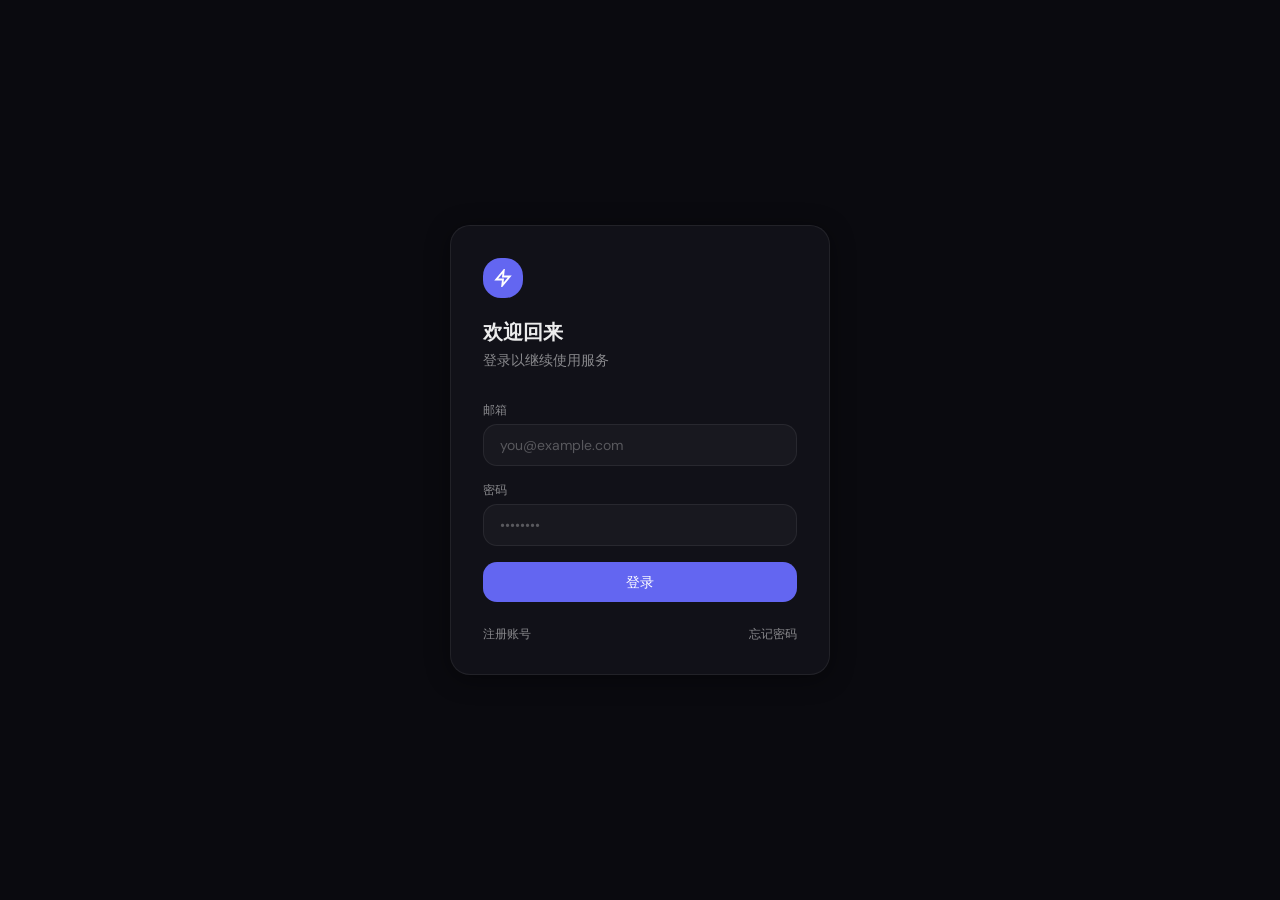
<file: public/index.html>
<!doctype html>
<html lang="zh-CN">
  <head>
    <meta charset="UTF-8" />
    <meta name="viewport" content="width=device-width, initial-scale=1.0, maximum-scale=1.0" />
    <title>Dashboard</title>
    <link rel="preconnect" href="https://fonts.googleapis.com">
    <link rel="preconnect" href="https://fonts.gstatic.com" crossorigin>
    <link href="https://fonts.googleapis.com/css2?family=DM+Sans:wght@300;400;500;600;700&family=DM+Mono:wght@400;500&display=swap" rel="stylesheet">
    <script type="module" crossorigin src="./assets/index-BcsEO0iK.js"></script>
    <link rel="modulepreload" crossorigin href="./assets/rolldown-runtime-Bl5yqL8p.js">
    <link rel="modulepreload" crossorigin href="./assets/vendor-vue-D9WTbkUW.js">
    <link rel="modulepreload" crossorigin href="./assets/vendor-marked-CMvJAx55.js">
    <link rel="stylesheet" crossorigin href="./assets/index-BOQVVJgT.css">
  </head>
  <body>
    <div id="app"></div>
  </body>
</html>
</file>
<file: public/assets/index-BOQVVJgT.css>
@import "https://fonts.googleapis.com/css2?family=DM+Sans:wght@300;400;500;600;700&family=DM+Mono:wght@400;500&display=swap";.app-shell[data-v-44747a42]{background:var(--surface);height:100vh;display:flex;overflow:hidden}.sidebar[data-v-44747a42]{border-right:1px solid var(--border);background:var(--surface-1);flex-direction:column;flex-shrink:0;transition:width .3s;overflow:hidden}.sidebar-logo[data-v-44747a42]{border-bottom:1px solid var(--border);shrink:0;align-items:center;gap:10px;padding:18px 14px;display:flex}.logo-icon[data-v-44747a42]{background:var(--accent);border-radius:10px;flex-shrink:0;justify-content:center;align-items:center;width:32px;height:32px;display:flex;overflow:hidden}.logo-text[data-v-44747a42]{color:var(--text-primary);white-space:nowrap;font-size:14px;font-weight:600}.sidebar-nav[data-v-44747a42]{flex-direction:column;flex:1;gap:2px;padding:10px 8px;display:flex;overflow-y:auto}.sidebar-footer[data-v-44747a42]{border-top:1px solid var(--border);flex-direction:column;gap:2px;padding:8px;display:flex}.nav-item[data-v-44747a42]{cursor:pointer;color:var(--text-secondary);white-space:nowrap;background:0 0;border:none;border-radius:10px;align-items:center;gap:10px;padding:8px 10px;font-size:13px;font-weight:500;text-decoration:none;transition:all .15s;display:flex;position:relative}.nav-item[data-v-44747a42]:hover{color:var(--text-primary);background:#ffffff0d}.nav-item.active[data-v-44747a42]{color:var(--text-primary);background:var(--accent-muted)}.nav-item.active .nav-icon[data-v-44747a42]{color:var(--accent)}.nav-icon[data-v-44747a42]{flex-shrink:0;justify-content:center;align-items:center;width:16px;height:16px;display:flex}.nav-label[data-v-44747a42]{text-overflow:ellipsis;overflow:hidden}.nav-tooltip[data-v-44747a42]{background:var(--surface-3);color:var(--text-primary);white-space:nowrap;border:1px solid var(--border);z-index:100;pointer-events:none;border-radius:6px;padding:4px 8px;font-size:12px;display:none;position:absolute;left:calc(100% + 10px)}.nav-item:hover .nav-tooltip[data-v-44747a42]{display:block}.user-avatar[data-v-44747a42]{background:var(--accent-muted);width:26px;height:26px;color:var(--accent);border-radius:8px;flex-shrink:0;justify-content:center;align-items:center;font-size:12px;font-weight:700;display:flex}.main-area[data-v-44747a42]{flex-direction:column;flex:1;min-width:0;display:flex;overflow:hidden}.mobile-header[data-v-44747a42]{border-bottom:1px solid var(--border);background:var(--surface-1);flex-shrink:0;justify-content:space-between;align-items:center;padding:12px 16px;display:flex}.mobile-title[data-v-44747a42]{color:var(--text-primary);font-size:15px;font-weight:600}.user-avatar-sm[data-v-44747a42]{background:var(--accent-muted);width:28px;height:28px;color:var(--accent);border-radius:8px;justify-content:center;align-items:center;font-size:12px;font-weight:700;text-decoration:none;display:flex}.icon-btn[data-v-44747a42]{cursor:pointer;color:var(--text-secondary);background:0 0;border:none;padding:4px;display:flex}.page-content[data-v-44747a42]{flex:1;padding:24px 16px;overflow-y:auto}@media (width>=768px){.page-content[data-v-44747a42]{padding:32px}}.mobile-drawer-overlay[data-v-44747a42]{z-index:50;-webkit-backdrop-filter:blur(4px);backdrop-filter:blur(4px);background:#0009;display:flex;position:fixed;inset:0}.mobile-drawer[data-v-44747a42]{background:var(--surface-1);border-right:1px solid var(--border);flex-direction:column;width:240px;height:100%;display:flex}.drawer-enter-active[data-v-44747a42],.drawer-leave-active[data-v-44747a42]{transition:opacity .2s}.drawer-enter-from[data-v-44747a42],.drawer-leave-to[data-v-44747a42]{opacity:0}.page-enter-active[data-v-44747a42],.page-leave-active[data-v-44747a42]{transition:opacity .15s,transform .15s}.page-enter-from[data-v-44747a42]{opacity:0;transform:translateY(6px)}.page-leave-to[data-v-44747a42]{opacity:0}.notice-enter-from,.notice-leave-to{opacity:0;max-height:0}.prose-shop p{margin:.25rem 0;line-height:1.6}.prose-shop strong{color:var(--text-secondary);font-weight:600}.prose-shop ul{margin:.25rem 0;padding-left:1rem}.prose-shop li{margin:.1rem 0;list-style:outside}.prose-shop br,.prose-shop h1,.prose-shop h2,.prose-shop h3{display:none}.modal-bg[data-v-c3613eba]{-webkit-backdrop-filter:blur(4px);backdrop-filter:blur(4px);z-index:50;background:#0009;justify-content:center;align-items:center;padding:1rem;display:flex;position:fixed;inset:0}.modal-card[data-v-c3613eba]{background:var(--surface-1);border:1px solid var(--border);border-radius:20px;width:100%;max-width:440px;padding:1.5rem}.t-overlay[data-v-3bd16067]{z-index:50;-webkit-backdrop-filter:blur(6px);backdrop-filter:blur(6px);background:#000000a6;justify-content:center;align-items:center;padding:1rem;display:flex;position:fixed;inset:0}.t-card[data-v-3bd16067]{background:var(--surface-1);border:1px solid var(--border);border-radius:20px;width:100%;max-width:520px}.t-detail[data-v-3bd16067]{background:var(--surface-1);border:1px solid var(--border);border-radius:20px;flex-direction:column;width:100%;max-width:700px;height:85vh;display:flex;overflow:hidden}.t-card-header[data-v-3bd16067]{border-bottom:1px solid var(--border);justify-content:space-between;align-items:center;padding:1.25rem 1.5rem;display:flex}.t-messages[data-v-3bd16067]{flex-direction:column;flex:1;gap:1rem;padding:1.25rem 1.5rem;display:flex;overflow-y:auto}.t-footer[data-v-3bd16067]{border-top:1px solid var(--border);flex-shrink:0;gap:.5rem;padding:1rem 1.5rem;display:flex}@media (width<=640px){.t-detail[data-v-3bd16067]{border-radius:16px;height:92vh}}.toggle[data-v-5e43af96]{cursor:pointer;background:var(--surface-3);border:none;border-radius:12px;outline:none;width:44px;height:24px;transition:background .2s;position:relative}.toggle-on[data-v-5e43af96]{background:var(--accent)}.toggle-dot[data-v-5e43af96]{background:#fff;border-radius:50%;width:20px;height:20px;transition:transform .2s;display:block;position:absolute;top:2px;left:2px}.toggle-on .toggle-dot[data-v-5e43af96]{transform:translate(20px)}.t-overlay[data-v-5e43af96]{z-index:50;-webkit-backdrop-filter:blur(6px);backdrop-filter:blur(6px);background:#000000a6;justify-content:center;align-items:center;padding:1rem;display:flex;position:fixed;inset:0}.t-card[data-v-5e43af96]{background:var(--surface-1);border:1px solid var(--border);border-radius:20px;width:100%;max-width:420px}.prose-custom h1,.prose-custom h2,.prose-custom h3{color:var(--text-primary);margin:1rem 0 .5rem;font-weight:600}.prose-custom h1{font-size:1.1rem}.prose-custom h2{font-size:1rem}.prose-custom h3{font-size:.9rem}.prose-custom p{margin:.5rem 0;line-height:1.7}.prose-custom ul,.prose-custom ol{margin:.5rem 0;padding-left:1.2rem}.prose-custom li{margin:.2rem 0}.prose-custom strong{color:var(--text-primary);font-weight:600}.prose-custom code{background:var(--surface-3);border-radius:4px;padding:2px 6px;font-family:DM Mono,monospace;font-size:.85em}.prose-custom pre{background:var(--surface-3);border-radius:8px;margin:.5rem 0;padding:.75rem;overflow-x:auto}.prose-custom a{color:var(--accent);text-decoration:none}.prose-custom a:hover{text-decoration:underline}.prose-custom hr{border:none;border-top:1px solid var(--border);margin:1rem 0}.prose-custom blockquote{border-left:3px solid var(--accent);color:var(--text-secondary);margin:.5rem 0;padding-left:1rem}.auth-bg[data-v-49ac7011]{justify-content:center;align-items:center;min-height:100vh;padding:1rem;display:flex}.auth-card[data-v-49ac7011]{background:var(--surface-1);border:1px solid var(--border);border-radius:20px;width:100%;max-width:380px;padding:2rem;box-shadow:0 4px 24px #0006}.auth-link[data-v-49ac7011]{color:var(--text-secondary);text-decoration:none;transition:color .15s}.auth-link[data-v-49ac7011]:hover{color:var(--accent)}.auth-bg[data-v-fee0d423]{justify-content:center;align-items:center;min-height:100vh;padding:1rem;display:flex}.auth-card[data-v-fee0d423]{background:var(--surface-1);border:1px solid var(--border);border-radius:20px;width:100%;max-width:400px;padding:2rem;box-shadow:0 4px 24px #0006}.auth-link[data-v-fee0d423]{color:var(--accent);text-decoration:none}.suffix-dropdown[data-v-fee0d423]{z-index:100;background:var(--surface-2);border:1px solid var(--border);border-radius:12px;min-width:180px;max-height:200px;padding:4px;position:absolute;top:calc(100% + 4px);right:0;overflow-y:auto;box-shadow:0 8px 24px #0006}.auth-bg[data-v-da47893f]{justify-content:center;align-items:center;min-height:100vh;padding:1rem;display:flex}.auth-card[data-v-da47893f]{background:var(--surface-1);border:1px solid var(--border);border-radius:20px;width:100%;max-width:380px;padding:2rem;box-shadow:0 4px 24px #0006}.back-link[data-v-da47893f]{color:var(--text-muted);text-decoration:none;transition:color .15s}.back-link[data-v-da47893f]:hover{color:var(--text-primary)}*,:before,:after,::backdrop{--tw-border-spacing-x:0;--tw-border-spacing-y:0;--tw-translate-x:0;--tw-translate-y:0;--tw-rotate:0;--tw-skew-x:0;--tw-skew-y:0;--tw-scale-x:1;--tw-scale-y:1;--tw-pan-x: ;--tw-pan-y: ;--tw-pinch-zoom: ;--tw-scroll-snap-strictness:proximity;--tw-gradient-from-position: ;--tw-gradient-via-position: ;--tw-gradient-to-position: ;--tw-ordinal: ;--tw-slashed-zero: ;--tw-numeric-figure: ;--tw-numeric-spacing: ;--tw-numeric-fraction: ;--tw-ring-inset: ;--tw-ring-offset-width:0px;--tw-ring-offset-color:#fff;--tw-ring-color:#3b82f680;--tw-ring-offset-shadow:0 0 #0000;--tw-ring-shadow:0 0 #0000;--tw-shadow:0 0 #0000;--tw-shadow-colored:0 0 #0000;--tw-blur: ;--tw-brightness: ;--tw-contrast: ;--tw-grayscale: ;--tw-hue-rotate: ;--tw-invert: ;--tw-saturate: ;--tw-sepia: ;--tw-drop-shadow: ;--tw-backdrop-blur: ;--tw-backdrop-brightness: ;--tw-backdrop-contrast: ;--tw-backdrop-grayscale: ;--tw-backdrop-hue-rotate: ;--tw-backdrop-invert: ;--tw-backdrop-opacity: ;--tw-backdrop-saturate: ;--tw-backdrop-sepia: ;--tw-contain-size: ;--tw-contain-layout: ;--tw-contain-paint: ;--tw-contain-style: }*,:before,:after{box-sizing:border-box;border:0 solid #e5e7eb}:before,:after{--tw-content:""}html,:host{-webkit-text-size-adjust:100%;tab-size:4;font-feature-settings:normal;font-variation-settings:normal;-webkit-tap-highlight-color:transparent;font-family:DM Sans,ui-sans-serif,system-ui;line-height:1.5}body{line-height:inherit;margin:0}hr{height:0;color:inherit;border-top-width:1px}abbr:where([title]){-webkit-text-decoration:underline dotted;text-decoration:underline dotted}h1,h2,h3,h4,h5,h6{font-size:inherit;font-weight:inherit}a{color:inherit;-webkit-text-decoration:inherit;text-decoration:inherit}b,strong{font-weight:bolder}code,kbd,samp,pre{font-feature-settings:normal;font-variation-settings:normal;font-family:DM Mono,ui-monospace;font-size:1em}small{font-size:80%}sub,sup{vertical-align:baseline;font-size:75%;line-height:0;position:relative}sub{bottom:-.25em}sup{top:-.5em}table{text-indent:0;border-color:inherit;border-collapse:collapse}button,input,optgroup,select,textarea{font-feature-settings:inherit;font-variation-settings:inherit;font-family:inherit;font-size:100%;font-weight:inherit;line-height:inherit;letter-spacing:inherit;color:inherit;margin:0;padding:0}button,select{text-transform:none}button,input:where([type=button]),input:where([type=reset]),input:where([type=submit]){-webkit-appearance:button;background-color:#0000;background-image:none}:-moz-focusring{outline:auto}:-moz-ui-invalid{box-shadow:none}progress{vertical-align:baseline}::-webkit-inner-spin-button{height:auto}::-webkit-outer-spin-button{height:auto}[type=search]{-webkit-appearance:textfield;outline-offset:-2px}::-webkit-search-decoration{-webkit-appearance:none}::-webkit-file-upload-button{-webkit-appearance:button;font:inherit}summary{display:list-item}blockquote,dl,dd,h1,h2,h3,h4,h5,h6,hr,figure,p,pre{margin:0}fieldset{margin:0;padding:0}legend{padding:0}ol,ul,menu{margin:0;padding:0;list-style:none}dialog{padding:0}textarea{resize:vertical}input::-moz-placeholder{opacity:1;color:#9ca3af}textarea::-moz-placeholder{opacity:1;color:#9ca3af}input::placeholder,textarea::placeholder{opacity:1;color:#9ca3af}button,[role=button]{cursor:pointer}:disabled{cursor:default}img,svg,video,canvas,audio,iframe,embed,object{vertical-align:middle;display:block}img,video{max-width:100%;height:auto}[hidden]:where(:not([hidden=until-found])){display:none}.card{background:var(--surface-1);border-width:1px;border-color:var(--border);border-radius:18px;box-shadow:0 1px 3px #0006,0 0 0 1px #ffffff0f}.btn-primary{--tw-text-opacity:1;color:rgb(255 255 255/var(--tw-text-opacity,1));background:var(--accent);will-change:transform;border-radius:14px;justify-content:center;align-items:center;gap:.5rem;padding:.625rem 1rem;font-size:.875rem;font-weight:500;line-height:1.25rem;transition:background .15s,transform .15s,box-shadow .15s;display:inline-flex}.btn-primary:hover:not(:disabled){background:var(--accent-hover);transform:translateY(-1px);box-shadow:0 4px 12px #6366f14d}.btn-primary:active:not(:disabled){transform:translateY(0)}.btn-primary:disabled{opacity:.6;cursor:not-allowed}.btn-ghost{color:var(--text-secondary);border:1px solid var(--border);border-radius:14px;justify-content:center;align-items:center;gap:.5rem;padding:.625rem 1rem;font-size:.875rem;font-weight:500;line-height:1.25rem;transition:color .15s,border-color .15s,background .15s;display:inline-flex}.btn-ghost:hover{color:var(--text-primary);border-color:var(--border-hover);background:#ffffff0a}.input{outline-offset:2px;background:var(--surface-2);border:1px solid var(--border);width:100%;color:var(--text-primary);border-radius:14px;outline:2px solid #0000;padding:.625rem 1rem;font-size:.875rem;line-height:1.25rem;transition:border-color .15s,box-shadow .15s}.input::placeholder{color:var(--text-muted)}.input:focus{border-color:var(--accent);box-shadow:0 0 0 3px var(--accent-muted)}.label{color:var(--text-secondary);margin-bottom:.375rem;font-size:.75rem;font-weight:500;line-height:1rem;display:block}.badge{border-radius:.5rem;align-items:center;gap:.25rem;padding:.25rem .625rem;font-size:.75rem;font-weight:500;line-height:1rem;display:inline-flex}.badge-success{color:#22c55e;background:#22c55e1f}.badge-warning{color:#f59e0b;background:#f59e0b1f}.badge-neutral{color:var(--text-secondary);background:#ffffff0f}.badge-accent{background:var(--accent-muted);color:var(--accent)}.divider{background:var(--border);width:100%;height:1px}.fixed{position:fixed}.absolute{position:absolute}.relative{position:relative}.bottom-full{bottom:100%}.left-1\/2{left:50%}.z-10{z-index:10}.col-span-2{grid-column:span 2/span 2}.mx-auto{margin-left:auto;margin-right:auto}.mb-1{margin-bottom:.25rem}.mb-2{margin-bottom:.5rem}.mb-4{margin-bottom:1rem}.mb-5{margin-bottom:1.25rem}.mb-6{margin-bottom:1.5rem}.mb-8{margin-bottom:2rem}.ml-1{margin-left:.25rem}.ml-2{margin-left:.5rem}.ml-4{margin-left:1rem}.ml-auto{margin-left:auto}.mt-0\.5{margin-top:.125rem}.mt-1{margin-top:.25rem}.mt-2{margin-top:.5rem}.mt-3{margin-top:.75rem}.mt-6{margin-top:1.5rem}.block{display:block}.flex{display:flex}.inline-flex{display:inline-flex}.table{display:table}.grid{display:grid}.hidden{display:none}.h-1\.5{height:.375rem}.h-10{height:2.5rem}.h-12{height:3rem}.h-2{height:.5rem}.h-28{height:7rem}.h-3{height:.75rem}.h-4{height:1rem}.h-6{height:1.5rem}.h-8{height:2rem}.h-full{height:100%}.w-1\.5{width:.375rem}.w-10{width:2.5rem}.w-12{width:3rem}.w-16{width:4rem}.w-20{width:5rem}.w-24{width:6rem}.w-56{width:14rem}.w-8{width:2rem}.w-full{width:100%}.min-w-0{min-width:0}.max-w-lg{max-width:32rem}.flex-1{flex:1}.flex-shrink,.shrink{flex-shrink:1}.shrink-0{flex-shrink:0}.-translate-x-1\/2{--tw-translate-x:-50%;transform:translate(var(--tw-translate-x), var(--tw-translate-y)) rotate(var(--tw-rotate)) skewX(var(--tw-skew-x)) skewY(var(--tw-skew-y)) scaleX(var(--tw-scale-x)) scaleY(var(--tw-scale-y))}.transform{transform:translate(var(--tw-translate-x), var(--tw-translate-y)) rotate(var(--tw-rotate)) skewX(var(--tw-skew-x)) skewY(var(--tw-skew-y)) scaleX(var(--tw-scale-x)) scaleY(var(--tw-scale-y))}@keyframes fadeIn{0%{opacity:0}to{opacity:1}}@keyframes slideUp{0%{opacity:0;transform:translateY(16px)}to{opacity:1;transform:translateY(0)}}@keyframes spin{to{transform:rotate(360deg)}}.cursor-help{cursor:help}.cursor-pointer{cursor:pointer}.select-none{-webkit-user-select:none;user-select:none}.resize-none{resize:none}.grid-cols-2{grid-template-columns:repeat(2,minmax(0,1fr))}.flex-col{flex-direction:column}.flex-wrap{flex-wrap:wrap}.items-start{align-items:flex-start}.items-center{align-items:center}.justify-start{justify-content:flex-start}.justify-end{justify-content:flex-end}.justify-center{justify-content:center}.justify-between{justify-content:space-between}.gap-1{gap:.25rem}.gap-1\.5{gap:.375rem}.gap-2{gap:.5rem}.gap-2\.5{gap:.625rem}.gap-3{gap:.75rem}.gap-4{gap:1rem}.space-y-1>:not([hidden])~:not([hidden]){--tw-space-y-reverse:0;margin-top:calc(.25rem * calc(1 - var(--tw-space-y-reverse)));margin-bottom:calc(.25rem * var(--tw-space-y-reverse))}.space-y-2>:not([hidden])~:not([hidden]){--tw-space-y-reverse:0;margin-top:calc(.5rem * calc(1 - var(--tw-space-y-reverse)));margin-bottom:calc(.5rem * var(--tw-space-y-reverse))}.space-y-3>:not([hidden])~:not([hidden]){--tw-space-y-reverse:0;margin-top:calc(.75rem * calc(1 - var(--tw-space-y-reverse)));margin-bottom:calc(.75rem * var(--tw-space-y-reverse))}.space-y-4>:not([hidden])~:not([hidden]){--tw-space-y-reverse:0;margin-top:calc(1rem * calc(1 - var(--tw-space-y-reverse)));margin-bottom:calc(1rem * var(--tw-space-y-reverse))}.space-y-5>:not([hidden])~:not([hidden]){--tw-space-y-reverse:0;margin-top:calc(1.25rem * calc(1 - var(--tw-space-y-reverse)));margin-bottom:calc(1.25rem * var(--tw-space-y-reverse))}.space-y-6>:not([hidden])~:not([hidden]){--tw-space-y-reverse:0;margin-top:calc(1.5rem * calc(1 - var(--tw-space-y-reverse)));margin-bottom:calc(1.5rem * var(--tw-space-y-reverse))}.overflow-hidden{overflow:hidden}.overflow-visible{overflow:visible}.truncate{text-overflow:ellipsis;white-space:nowrap;overflow:hidden}.whitespace-nowrap{white-space:nowrap}.rounded{border-radius:.25rem}.rounded-2xl{border-radius:18px}.rounded-\[10px\]{border-radius:10px}.rounded-full{border-radius:9999px}.rounded-lg{border-radius:.5rem}.rounded-xl{border-radius:14px}.border{border-width:1px}.border-b{border-bottom-width:1px}.border-l{border-left-width:1px}.bg-transparent{background-color:#0000}.object-contain{-o-object-fit:contain;object-fit:contain}.object-cover{-o-object-fit:cover;object-fit:cover}.p-12{padding:3rem}.p-3{padding:.75rem}.p-4{padding:1rem}.p-5{padding:1.25rem}.p-6{padding:1.5rem}.p-8{padding:2rem}.px-2{padding-left:.5rem;padding-right:.5rem}.px-3{padding-left:.75rem;padding-right:.75rem}.px-4{padding-left:1rem;padding-right:1rem}.px-5{padding-left:1.25rem;padding-right:1.25rem}.py-0\.5{padding-top:.125rem;padding-bottom:.125rem}.py-1{padding-top:.25rem;padding-bottom:.25rem}.py-1\.5{padding-top:.375rem;padding-bottom:.375rem}.py-10{padding-top:2.5rem;padding-bottom:2.5rem}.py-12{padding-top:3rem;padding-bottom:3rem}.py-2{padding-top:.5rem;padding-bottom:.5rem}.py-2\.5{padding-top:.625rem;padding-bottom:.625rem}.py-3{padding-top:.75rem;padding-bottom:.75rem}.py-4{padding-top:1rem;padding-bottom:1rem}.py-6{padding-top:1.5rem;padding-bottom:1.5rem}.pb-1{padding-bottom:.25rem}.pb-2{padding-bottom:.5rem}.pb-5{padding-bottom:1.25rem}.text-left{text-align:left}.text-center{text-align:center}.text-right{text-align:right}.font-mono{font-family:DM Mono,ui-monospace}.text-2xl{font-size:1.5rem;line-height:2rem}.text-3xl{font-size:1.875rem;line-height:2.25rem}.text-base{font-size:1rem;line-height:1.5rem}.text-lg{font-size:1.125rem;line-height:1.75rem}.text-sm{font-size:.875rem;line-height:1.25rem}.text-xl{font-size:1.25rem;line-height:1.75rem}.text-xs{font-size:.75rem;line-height:1rem}.font-bold{font-weight:700}.font-medium{font-weight:500}.font-normal{font-weight:400}.font-semibold{font-weight:600}.leading-relaxed{line-height:1.625}.leading-tight{line-height:1.25}.text-green-400{--tw-text-opacity:1;color:rgb(74 222 128/var(--tw-text-opacity,1))}.text-red-400{--tw-text-opacity:1;color:rgb(248 113 113/var(--tw-text-opacity,1))}.opacity-0{opacity:0}.outline-none{outline-offset:2px;outline:2px solid #0000}.outline{outline-style:solid}.blur{--tw-blur:blur(8px);filter:var(--tw-blur) var(--tw-brightness) var(--tw-contrast) var(--tw-grayscale) var(--tw-hue-rotate) var(--tw-invert) var(--tw-saturate) var(--tw-sepia) var(--tw-drop-shadow)}.filter{filter:var(--tw-blur) var(--tw-brightness) var(--tw-contrast) var(--tw-grayscale) var(--tw-hue-rotate) var(--tw-invert) var(--tw-saturate) var(--tw-sepia) var(--tw-drop-shadow)}.backdrop-filter{-webkit-backdrop-filter:var(--tw-backdrop-blur) var(--tw-backdrop-brightness) var(--tw-backdrop-contrast) var(--tw-backdrop-grayscale) var(--tw-backdrop-hue-rotate) var(--tw-backdrop-invert) var(--tw-backdrop-opacity) var(--tw-backdrop-saturate) var(--tw-backdrop-sepia);backdrop-filter:var(--tw-backdrop-blur) var(--tw-backdrop-brightness) var(--tw-backdrop-contrast) var(--tw-backdrop-grayscale) var(--tw-backdrop-hue-rotate) var(--tw-backdrop-invert) var(--tw-backdrop-opacity) var(--tw-backdrop-saturate) var(--tw-backdrop-sepia)}.transition{transition-property:color,background-color,border-color,text-decoration-color,fill,stroke,opacity,box-shadow,transform,filter,-webkit-backdrop-filter,backdrop-filter;transition-duration:.15s;transition-timing-function:cubic-bezier(.4,0,.2,1)}.transition-all{transition-property:all;transition-duration:.15s;transition-timing-function:cubic-bezier(.4,0,.2,1)}.transition-opacity{transition-property:opacity;transition-duration:.15s;transition-timing-function:cubic-bezier(.4,0,.2,1)}.duration-700{transition-duration:.7s}:root{--surface:#0a0a0f;--surface-1:#111118;--surface-2:#18181f;--surface-3:#1f1f28;--border:#ffffff12;--border-hover:#ffffff1f;--accent:#6366f1;--accent-hover:#4f52e0;--accent-muted:#6366f126;--text-primary:#ffffffeb;--text-secondary:#ffffff80;--text-muted:#ffffff47;--success:#22c55e;--warning:#f59e0b;--danger:#ef4444}*{box-sizing:border-box}html{scroll-behavior:smooth;touch-action:manipulation}html,body,#app{background:var(--surface);width:100%;height:100%;color:var(--text-primary);-webkit-font-smoothing:antialiased;margin:0;padding:0;font-family:DM Sans,ui-sans-serif,system-ui}a,button,[role=button]{touch-action:manipulation;-webkit-tap-highlight-color:transparent}::-webkit-scrollbar{width:4px;height:4px}::-webkit-scrollbar-track{background:0 0}::-webkit-scrollbar-thumb{background:#ffffff1a;border-radius:2px}@keyframes shimmer{0%{background-position:-400px 0}to{background-position:400px 0}}.animate-fade-in{animation:.25s both fadeIn}.animate-slide-up{animation:.3s cubic-bezier(.22,1,.36,1) both slideUp}.animate-spin{animation:.8s linear infinite spin}.skeleton{background:linear-gradient(90deg, var(--surface-2) 25%, var(--surface-3) 50%, var(--surface-2) 75%);background-size:400px 100%;border-radius:8px;animation:1.4s ease-in-out infinite shimmer}.t-overlay{z-index:999;-webkit-backdrop-filter:blur(4px);backdrop-filter:blur(4px);background:#00000080;justify-content:center;align-items:center;display:flex;position:fixed;inset:0}.t-card{background:var(--card-bg,#1e1e2e);border:1px solid var(--border,#ffffff14);border-radius:16px;width:100%;max-width:360px;box-shadow:0 20px 60px #0006}body{background-color:#0d0d14}body.has-bg,body.has-bg #app,body.has-bg .app-shell,body.has-bg .main-area,body.has-bg .page-content{background-color:#0000!important}body.has-bg .sidebar{background-color:#0a0a12bf!important}body.has-bg:before{content:"";background-image:inherit;filter:blur(6px);z-index:-1;background-position:50%;background-size:cover;background-attachment:fixed;position:fixed;inset:-10px;transform:scale(1.05)}body.has-bg .card{-webkit-backdrop-filter:blur(8px);background:#0f0f18bf!important;border-color:#ffffff14!important}body.has-bg .sidebar{border-right-color:#ffffff0f!important}body.has-bg .mobile-header{-webkit-backdrop-filter:blur(8px);backdrop-filter:blur(8px);background-color:#0a0a12bf!important}body.has-bg .t-card{-webkit-backdrop-filter:blur(12px);backdrop-filter:blur(12px);background:#0f0f18eb!important}.line-clamp-1{-webkit-line-clamp:1;-webkit-box-orient:vertical;display:-webkit-box;overflow:hidden}.line-clamp-2{-webkit-line-clamp:2;-webkit-box-orient:vertical;display:-webkit-box;overflow:hidden}.notice-enter-active{max-height:800px;transition:opacity .2s,max-height .25s;overflow:hidden}.notice-leave-active{transition:opacity .15s,max-height .2s;overflow:hidden}.notice-enter-from,.notice-leave-to{opacity:0;max-height:0}.group:hover .group-hover\:opacity-100{opacity:1}@media (width>=640px){.sm\:block{display:block}.sm\:table-cell{display:table-cell}.sm\:grid-cols-3{grid-template-columns:repeat(3,minmax(0,1fr))}}@media (width>=768px){.md\:flex{display:flex}.md\:table-cell{display:table-cell}.md\:hidden{display:none}.md\:grid-cols-2{grid-template-columns:repeat(2,minmax(0,1fr))}.md\:p-6{padding:1.5rem}}@media (width>=1024px){.lg\:grid-cols-3{grid-template-columns:repeat(3,minmax(0,1fr))}.lg\:grid-cols-4{grid-template-columns:repeat(4,minmax(0,1fr))}}
</file>
